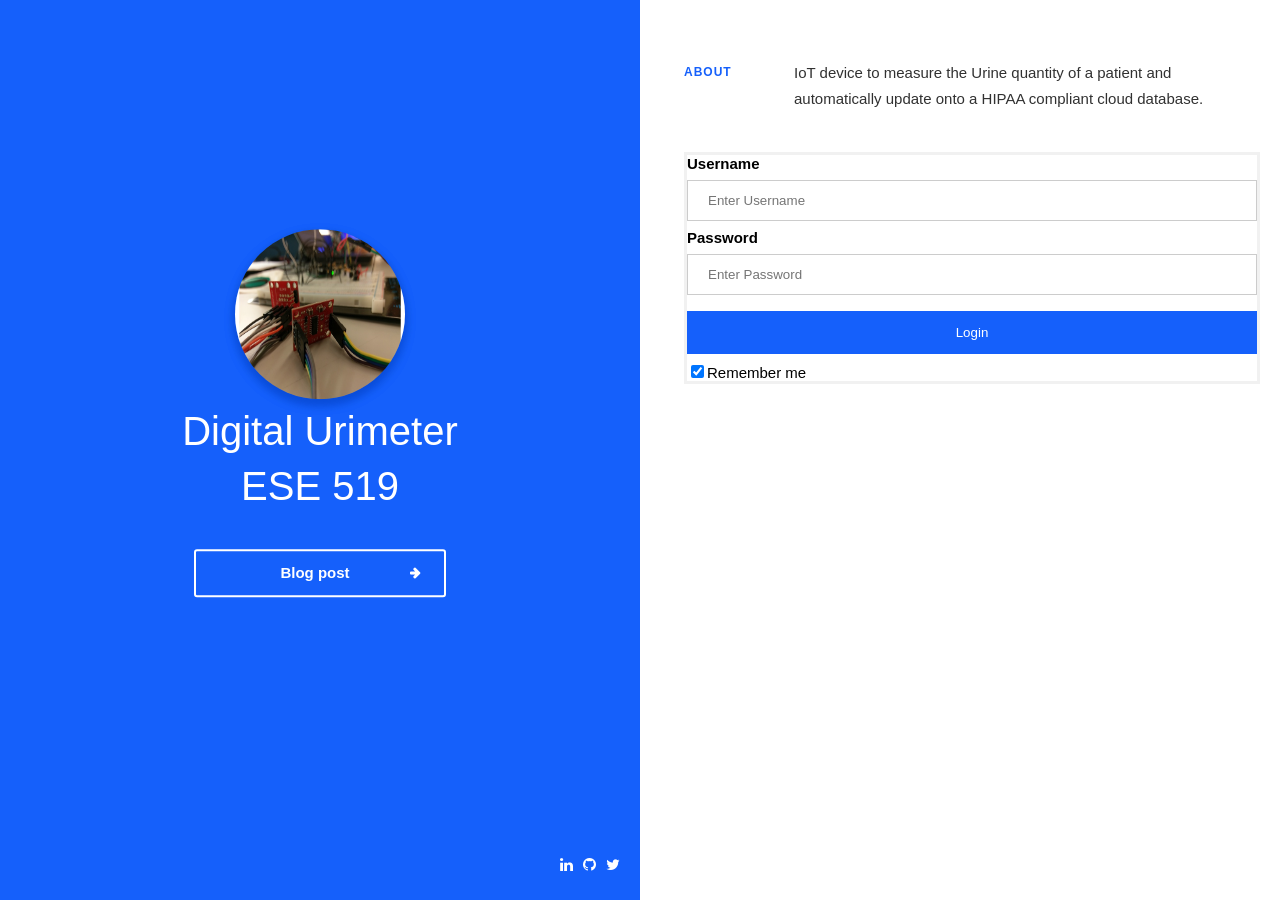
<file: static/index.html>
<!doctype html>


<html lang="en">

	<head>
		<!--<meta HTTP-EQUIV="refresh" CONTENT="15">-->
		<meta charset="utf-8">
		<meta name="viewport" content="width=device-width">
		<meta name="description" content="Digital Urimeter | Portfolio">
		<meta name="author" content="Swathi Nayak">
		
		<title>Digital Urimeter | Portfolio</title>
	  

		<link rel="stylesheet" href="css/style.css">
		<link rel="stylesheet" href="https://maxcdn.bootstrapcdn.com/font-awesome/4.5.0/css/font-awesome.min.css">
		<link rel="shortcut icon" href="favicon.ico" type="image/x-icon">
		<link rel="icon" href="/favicon.ico" type="image/x-icon"/>

	  <!--[if lt IE 9]>
	  <script src="http://html5shiv.googlecode.com/svn/trunk/html5.js"></script>
	  <![endif]-->

	</head>

	<body>

		<div class="container-info">
			<a name="top-mobile"></a>
			<div class="info-main">
				<div class="info__headshot"><img class="info__headshot-img" src="images/swathi.png"></div>
				<div class="info__elevator">
					<h1 class="info__elevator-text">
						<span style="font-weight: 40;">Digital Urimeter</span>
                    
					</h1>
					<h1 class="info__elevator-text" align= 'center' style="font-weight: 100;">ESE 519</h1>
				</div>
				<a align= 'center' href="https://devpost.com/software/digital-urimeter" class="info__button--dark">Blog post</a>
			</div>
			<div class="info-footer">
				<div class="info-footer__social">
					<a href="https://twitter.com/nayakswa" target="_blank" class="fa fa-twitter info-footer__social-icon--twitter"></a>
					<a href="https://github.com/nayak93" target="_blank" class="fa fa-github info-footer__social-icon--github"></a>
					<a href="https://www.linkedin.com/in/swathi-nayak-2b7a65a5" target="_blank" class="fa fa-linkedin info-footer__social-icon--linkedin"></a>

					
				</div>
			</div>
		</div>

		<div class="container-main">
			<a name="top-desktop"></a>
			<div class="main__container-about">

				<div class="main__tag">About</div>
				<p class="main__copy">
					IoT device to measure the Urine quantity of a patient and automatically update onto a HIPAA compliant 
					cloud database.     
				</p>
			</div>

			<div class="main__container-projects">
			
				<form action="http://localhost:5000/login" method = "POST">
				
				  <div class="container">
				    <label><b>Username</b></label>
				    <input type="text" placeholder="Enter Username" name="uname" required>
				
				    <label><b>Password</b></label>
				    <input type="password" placeholder="Enter Password" name="psw" required>
				
				    <button type="submit">Login</button>
				    <input type="checkbox" checked="checked">Remember me
				  </div>
				  </div>
				</form>

			</div>

		</div>
	</body>
</html>
</file>
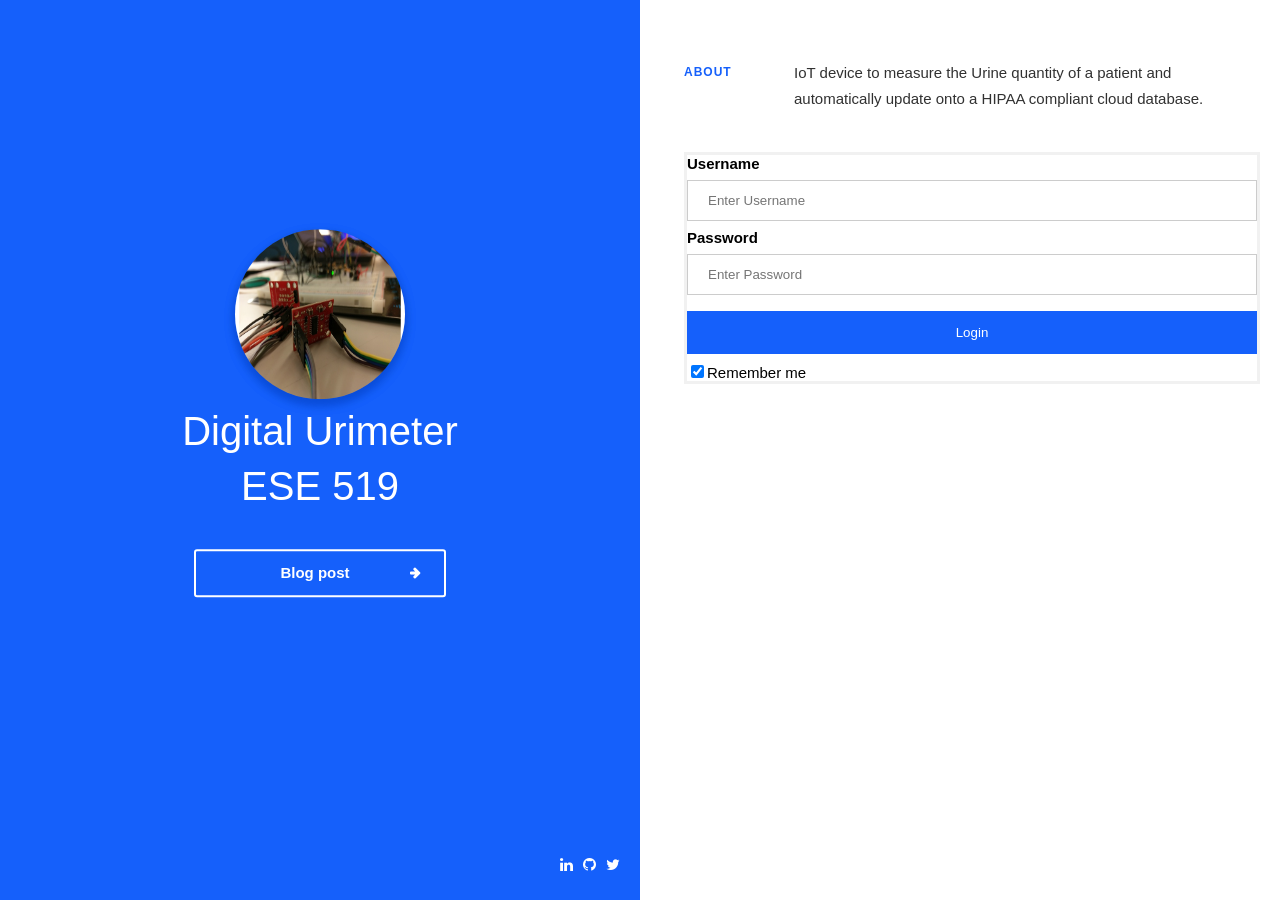
<file: Templates/index.html>
<!doctype html>


<html lang="en">

	<head>
		<!--<meta HTTP-EQUIV="refresh" CONTENT="15">-->
		<meta charset="utf-8">
		<META HTTP-EQUIV="refresh" CONTENT="10">
		<meta name="viewport" content="width=device-width">
		<meta name="description" content="Digital Urimeter | Portfolio">
		<meta name="author" content="Swathi Nayak">
		
		<title>Digital Urimeter | Portfolio</title>
	  

		<link rel="stylesheet" href="/static/css/style.css">
		<link rel="stylesheet" href="https://maxcdn.bootstrapcdn.com/font-awesome/4.5.0/css/font-awesome.min.css">
		<link rel="shortcut icon" href="/static/favicon.ico" type="image/x-icon">
		<link rel="icon" href="/static/favicon.ico" type="image/x-icon"/>

	  <!--[if lt IE 9]>
	  <script src="http://html5shiv.googlecode.com/svn/trunk/html5.js"></script>
	  <![endif]-->

	</head>

	<body>

		<div class="container-info">
			<a name="top-mobile"></a>
			<div class="info-main">
				<div class="info__headshot"><img class="info__headshot-img" src="/static/images/swathi.png"></div>
				<div class="info__elevator">
					<h1 class="info__elevator-text">
						<span style="font-weight: 40;">Digital Urimeter</span>
                    
					</h1>
					<h1 class="info__elevator-text" align= 'center' style="font-weight: 100;">ESE 519</h1>
				</div>
				<a align= 'center' href="https://devpost.com/software/digital-urimeter" class="info__button--dark">Blog post</a>
			</div>
			<div class="info-footer">
				<div class="info-footer__social">
					<a href="https://twitter.com/nayakswa" target="_blank" class="fa fa-twitter info-footer__social-icon--twitter"></a>
					<a href="https://github.com/nayak93" target="_blank" class="fa fa-github info-footer__social-icon--github"></a>
					<a href="https://www.linkedin.com/in/swathi-nayak-2b7a65a5" target="_blank" class="fa fa-linkedin info-footer__social-icon--linkedin"></a>

					
				</div>
			</div>
		</div>

		<div class="container-main">
			<a name="top-desktop"></a>
			<div class="main__container-about">

				<div class="main__tag">About</div>
				<p class="main__copy">
					IoT device to measure the Urine quantity of a patient and automatically update onto a HIPAA compliant 
					cloud database.     
				</p>
			</div>

			<div class="main__container-projects">
			
				<form action="http://localhost:5000/login" method = "POST">
				
				  <div class="container">
				    <label><b>Username</b></label>
				    <input type="text" placeholder="Enter Username" name="uname" >
				
				    <label><b>Password</b></label>
				    <input type="password" placeholder="Enter Password" name="psw" >
				
				    <button type="submit">Login</button>
				    <input type="checkbox" checked="checked">Remember me
				  </div>
				  </div>
				</form>

			</div>

		</div>
	</body>
</html>
</file>
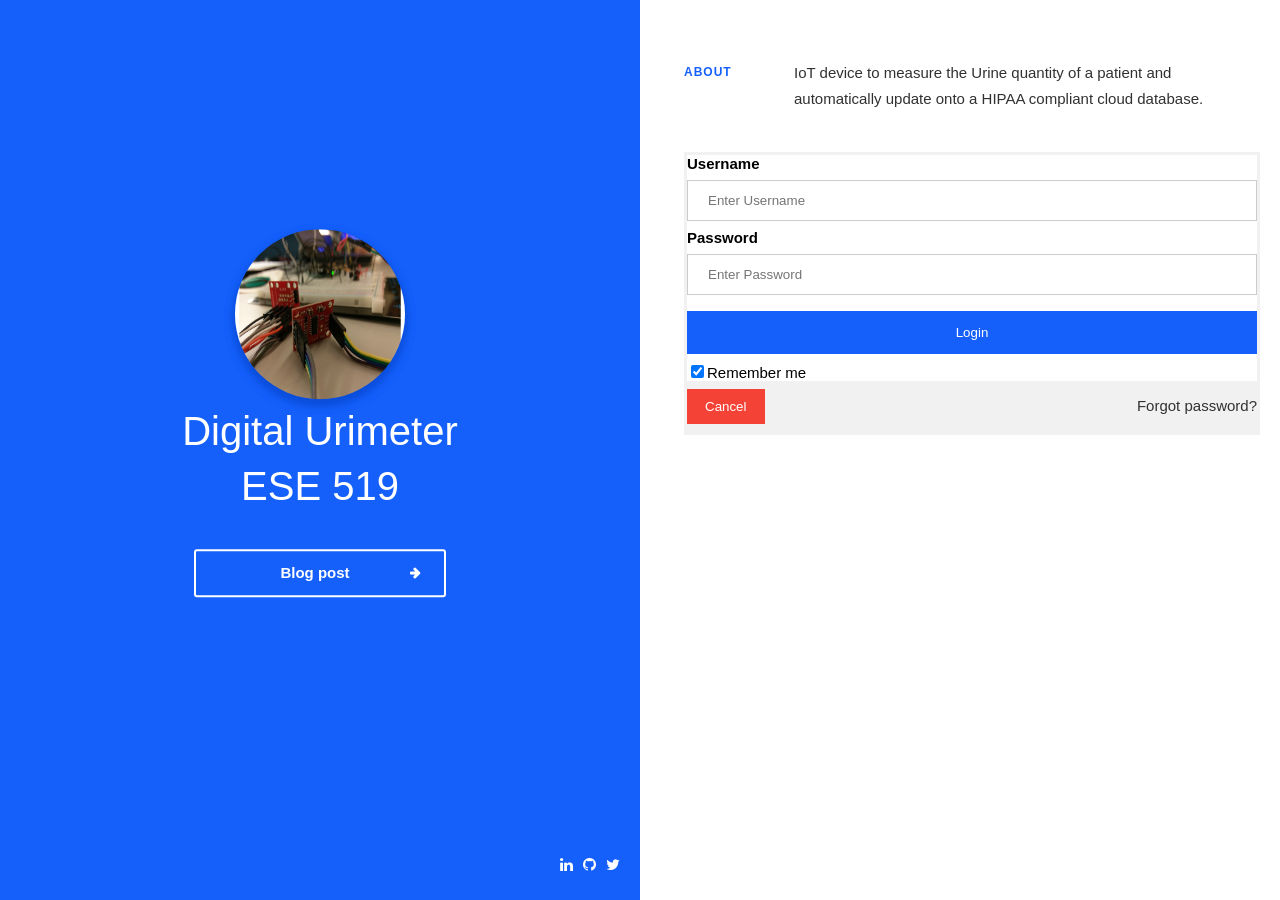
<file: PatientData/static/index.html>
<!doctype html>


<html lang="en">

	<head>
		<!--<meta HTTP-EQUIV="refresh" CONTENT="15">-->
		<meta charset="utf-8">
		<meta name="viewport" content="width=device-width">
		<meta name="description" content="Digital Urimeter | Portfolio">
		<meta name="author" content="Swathi Nayak">
		
		<title>Digital Urimeter | Portfolio</title>
	  

		<link rel="stylesheet" href="css/style.css">
		<link rel="stylesheet" href="https://maxcdn.bootstrapcdn.com/font-awesome/4.5.0/css/font-awesome.min.css">
		<link rel="shortcut icon" href="favicon.ico" type="image/x-icon">
		<link rel="icon" href="/favicon.ico" type="image/x-icon"/>

	  <!--[if lt IE 9]>
	  <script src="http://html5shiv.googlecode.com/svn/trunk/html5.js"></script>
	  <![endif]-->

	</head>

	<body>

		<div class="container-info">
			<a name="top-mobile"></a>
			<div class="info-main">
				<div class="info__headshot"><img class="info__headshot-img" src="images/swathi.png"></div>
				<div class="info__elevator">
					<h1 class="info__elevator-text">
						<span style="font-weight: 40;">Digital Urimeter</span>
                    
					</h1>
					<h1 class="info__elevator-text" align= 'center' style="font-weight: 100;">ESE 519</h1>
				</div>
				<a align= 'center' href="https://devpost.com/software/digital-urimeter" class="info__button--dark">Blog post</a>
			</div>
			<div class="info-footer">
				<div class="info-footer__social">
					<a href="https://twitter.com/nayakswa" target="_blank" class="fa fa-twitter info-footer__social-icon--twitter"></a>
					<a href="https://github.com/nayak93" target="_blank" class="fa fa-github info-footer__social-icon--github"></a>
					<a href="https://www.linkedin.com/in/swathi-nayak-2b7a65a5" target="_blank" class="fa fa-linkedin info-footer__social-icon--linkedin"></a>

					
				</div>
			</div>
		</div>

		<div class="container-main">
			<a name="top-desktop"></a>
			<div class="main__container-about">

				<div class="main__tag">About</div>
				<p class="main__copy">
					IoT device to measure the Urine quantity of a patient and automatically update onto a HIPAA compliant 
					cloud database.     
				</p>
			</div>

			<div class="main__container-projects">
			
				<form action="index.html" method="post">
				
				  <div class="container">
				    <label><b>Username</b></label>
				    <input type="text" placeholder="Enter Username" name="uname" required>
				
				    <label><b>Password</b></label>
				    <input type="password" placeholder="Enter Password" name="psw" required>
				
				    <button type="submit">Login</button>
				    <input type="checkbox" checked="checked">Remember me
				  </div>
				
				  <div class="container" style="background-color:#f1f1f1">
				    <button type="button" class="cancelbtn">Cancel</button>
				    <span class="psw" > Forgot password?</span>
				  </div>


			</div>

		</div>
	</body>
</html>
</file>
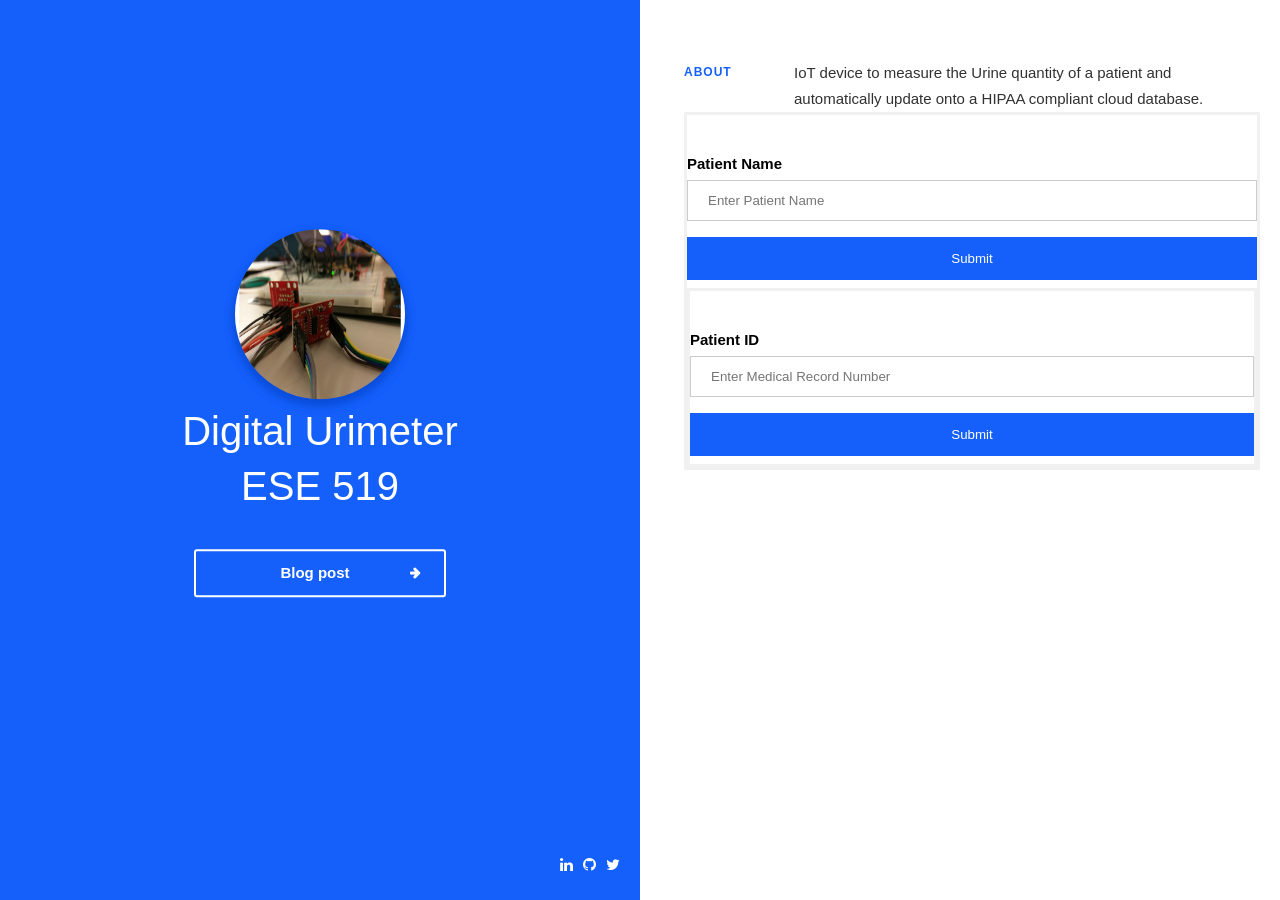
<file: PatientData/patient_data.html>
<!doctype html>


<html lang="en">

	<head>
		<!--<meta HTTP-EQUIV="refresh" CONTENT="15">-->
		<meta charset="utf-8">
		<meta name="viewport" content="width=device-width">
		<meta name="description" content="Digital Urimeter | Patient Data">
		<meta name="author" content="Swathi Nayak">
		
		<title>Digital Urimeter | Portfolio</title>
	  

		<link rel="stylesheet" href="css/style.css">
		<link rel="stylesheet" href="https://maxcdn.bootstrapcdn.com/font-awesome/4.5.0/css/font-awesome.min.css">
		<link rel="shortcut icon" href="favicon.ico" type="image/x-icon">
		<link rel="icon" href="/favicon.ico" type="image/x-icon"/>

	  <!--[if lt IE 9]>
	  <script src="http://html5shiv.googlecode.com/svn/trunk/html5.js"></script>
	  <![endif]-->

	</head>

	<body>

		<div class="container-info">
			<a name="top-mobile"></a>
			<div class="info-main">
				<div class="info__headshot"><img class="info__headshot-img" src="images/swathi.png"></div>
				<div class="info__elevator">
					<h1 class="info__elevator-text">
						<span style="font-weight: 40;">Digital Urimeter</span>
                    
					</h1>
					<h1 class="info__elevator-text" align= 'center' style="font-weight: 100;">ESE 519</h1>
				</div>
				<a align= 'center' href="https://devpost.com/software/digital-urimeter" class="info__button--dark">Blog post</a>
			</div>
			<div class="info-footer">
				<div class="info-footer__social">
					<a href="https://twitter.com/nayakswa" target="_blank" class="fa fa-twitter info-footer__social-icon--twitter"></a>
					<a href="https://github.com/nayak93" target="_blank" class="fa fa-github info-footer__social-icon--github"></a>
					<a href="https://www.linkedin.com/in/swathi-nayak-2b7a65a5" target="_blank" class="fa fa-linkedin info-footer__social-icon--linkedin"></a>

					
				</div>
			</div>
		</div>

		<div class="container-main">
			<a name="top-desktop"></a>
			<div class="main__container-about">

				<div class="main__tag">About</div>
				<p class="main__copy">
					IoT device to measure the Urine quantity of a patient and automatically update onto a HIPAA compliant 
					cloud database.     
				</p>
			</div>

		<iframe name="hiddenFrame" width="0" height="0" border="0" style="display: none;"></iframe>
			<form action="https://api.spark.io/v1/devices/35003e000647333530373233/patientName?access_token=132c2e53f3f06e059978f17bc5cf9c59c6316ea9" method = "POST" target="hiddenFrame">
			<div class="main__container-projects">
				  <div class="container">
				    <label><b>Patient Name</b></label>
				    <input type="text" placeholder="Enter Patient Name" name="pn" required>
				    <button type="submit">Submit</button>
				  </div>
			</form>
			
		<iframe name="hiddenFrame" width="0" height="0" border="0" style="display: none;"></iframe>
			<form action="https://api.spark.io/v1/devices/35003e000647333530373233/patientID?access_token=132c2e53f3f06e059978f17bc5cf9c59c6316ea9" method = "POST" target="hiddenFrame">
			<div class="main__container-projects">
				  <div class="container">
				    <label><b>Patient ID</b></label>
				    <input type="text" placeholder="Enter Medical Record Number" name="emr" required>
				    <button type="submit">Submit</button>
				  </div>
			</form>
			</div>
		</div>
	</body>
</html>
</file>
<file: static/css/style.css>
@charset "UTF-8";
/* Ultra Light */
@font-face {
  font-family: "San Francisco";
  font-weight: 100;
  src: url("https://applesocial.s3.amazonaws.com/assets/styles/fonts/sanfrancisco/sanfranciscodisplay-ultralight-webfont.woff"); }
/* Regular */
@font-face {
  font-family: "San Francisco";
  font-weight: 400;
  src: url("https://applesocial.s3.amazonaws.com/assets/styles/fonts/sanfrancisco/sanfranciscodisplay-regular-webfont.woff"); }
/* Bold */
@font-face {
  font-family: "San Francisco";
  font-weight: 700;
  src: url("https://applesocial.s3.amazonaws.com/assets/styles/fonts/sanfrancisco/sanfranciscodisplay-bold-webfont.woff"); }
html, body {
  margin: 0;
  padding: 0;
  font-family: "San Francisco", "Helvetica Neue", sans-serif;
  font-size: 15px; }

@media (min-width: 768px) {
  body {
    width: 100%; } }
    
    
    /* Bordered form */
    form {
        border: 3px solid #f1f1f1;
    }
    
    /* Full-width inputs */
    input[type=text], input[type=password] {
        width: 100%;
        padding: 12px 20px;
        margin: 8px 0;
        display: inline-block;
        border: 1px solid #ccc;
        box-sizing: border-box;
    }
    
    /* Set a style for all buttons */
    button {
        background-color: #1560FB;
        color: white;
        padding: 14px 20px;
        margin: 8px 0;
        border: none;
        cursor: pointer;
        width: 100%;
    }
    
    /* Extra style for the cancel button (red) */
    .cancelbtn {
        width: auto;
        padding: 10px 18px;
        background-color: #f44336;
    }
    
    /* Center the avatar image inside this container */
    .imgcontainer {
        text-align: center;
        margin: 24px 0 12px 0;
    }
    
    /* Avatar image */
    img.avatar {
        width: 20%;
        height:20%;
        border-radius: 100%;
    }
    
    /* Add padding to containers *
    .container {
        padding: 16px;
    }
    
    /* The "Forgot password" text */
    span.psw {
        float: right;
        padding-top: 16px;
        color: #313131;
    }
    
    /* Change styles for span and cancel button on extra small screens */
    @media screen and (max-width: 300px) {
        span.psw {
            display: block;
            float: none;
        }
        .cancelbtn {
            width: 100%;
        }
    }

p {
  margin: 0;
  color: #313131;
  font-weight: 400;
  word-wrap: break-word; }

a {
  transition: border 0.1s linear, color 0.1s linear, background-color 0.1s linear;
  -webkit-transition: border 0.1s linear, color 0.1s linear, background-color 0.1s linear;
  color: #FFFFFF;;
  background-color: transparent;
  text-decoration: none;
  white-space: nowrap; }

h1 {
  font-size: 28px;
  font-weight: 700; }

h2 {
  font-size: 18px;
  font-weight: 700; }

#tag, .info__tag, .main__tag {
  margin: 0 0 20px 0;
  font-size: 12px;
  font-weight: 600;
  letter-spacing: 1px;
  text-transform: uppercase; }
  @media (min-width: 1024px) {
    #tag, .info__tag, .main__tag {
      margin: 5px 30px 0 0; } }

#fadeUp-animation, .info-footer__kitchener, .info-footer__social-icon, .info-footer__social-icon--dribbble, .info-footer__social-icon--linkedin, .info-footer__social-icon--instagram, .info-footer__social-icon--github, .info-footer__social-icon--twitter, .main__container-about, .main__container-projects, .main__container-clients, .main__container-experience, .main__container-resume, .main__resume {
  opacity: 0;
  animation: fadeUp ease-in 1;
  animation-fill-mode: forwards;
  animation-duration: 0.5s; }

#grow {
  -ms-transform: scale(1.2, 1.2);
  -webkit-transform: scale(1.2, 1.2);
  transform: scale(1.2, 1.2); }

/* Wobble Horizontal */
@-webkit-keyframes hvr-wobble-horizontal {
  16.65% {
    -webkit-transform: translateX(8px);
    transform: translateX(8px); }
  33.3% {
    -webkit-transform: translateX(-6px);
    transform: translateX(-6px); }
  49.95% {
    -webkit-transform: translateX(4px);
    transform: translateX(4px); }
  66.6% {
    -webkit-transform: translateX(-2px);
    transform: translateX(-2px); }
  83.25% {
    -webkit-transform: translateX(1px);
    transform: translateX(1px); }
  100% {
    -webkit-transform: translateX(0);
    transform: translateX(0); } }
@keyframes hvr-wobble-horizontal {
  16.65% {
    -webkit-transform: translateX(8px);
    transform: translateX(8px); }
  33.3% {
    -webkit-transform: translateX(-6px);
    transform: translateX(-6px); }
  49.95% {
    -webkit-transform: translateX(4px);
    transform: translateX(4px); }
  66.6% {
    -webkit-transform: translateX(-2px);
    transform: translateX(-2px); }
  83.25% {
    -webkit-transform: translateX(1px);
    transform: translateX(1px); }
  100% {
    -webkit-transform: translateX(0);
    transform: translateX(0); } }
.wobble, .main__project-title:after, .main__resume:after {
  display: inline-block;
  vertical-align: middle;
  -webkit-transform: translateZ(0);
  transform: translateZ(0);
  box-shadow: 0 0 1px transparent;
  -webkit-backface-visibility: hidden;
  backface-visibility: hidden;
  -moz-osx-font-smoothing: grayscale; }
  .wobble:hover, .main__project-title:hover:after, .main__resume:hover:after, .wobble:focus, .main__project-title:focus:after, .main__resume:focus:after, .wobble:active, .main__project-title:active:after, .main__resume:active:after {
    -webkit-animation-name: hvr-wobble-horizontal;
    animation-name: hvr-wobble-horizontal;
    -webkit-animation-duration: 1s;
    animation-duration: 1s;
    -webkit-animation-timing-function: ease-in-out;
    animation-timing-function: ease-in-out;
    -webkit-animation-iteration-count: 1;
    animation-iteration-count: 1; }

/* Fade In Animation */
@-webkit-keyframes fadeUp {
  0% {
    -webkit-transform: translateY(20px);
    transform: translateY(20px);
    opacity: 0; }
  100% {
    -webkit-transform: translateY(0);
    transform: translateY(0);
    opacity: 1; } }
@keyframes fadeUp {
  0% {
    -webkit-transform: translateY(20px);
    transform: translateY(20px);
    opacity: 0; }
  100% {
    -webkit-transform: translateY(0);
    transform: translateY(0);
    opacity: 1; } }
/* Fade In Animation */
@-webkit-keyframes fadeIn {
  0% {
    opacity: 0; }
  100% {
    opacity: 1; } }
@keyframes fadeIn {
  0% {
    opacity: 0; }
  100% {
    opacity: 1; } }
@keyframes animStar {
  from {
    transform: translateY(0px); }
  to {
    transform: translateY(-2000px); } }
.opl {
  position: relative;
  top: 20px;
  left: 0px;
  z-index: 99999;
  transition: 0.3s opacity ease; }
  .opl:hover {
    opacity: 0.8; }

.opl a {
  width: 73px;
  height: 56px;
  text-indent: -9999px;
  display: block;
  background: url("https://s3.amazonaws.com/onepagelove/one-page-love-award-left.png") no-repeat; }

.container-info {
  display: inline-block;
  position: relative;
  width: 100%;
  min-height: 490px;
  background-color: #1560FB; }
  @media (min-width: 768px) {
    .container-info {
      float: left;
      position: fixed;
      left: 0;
      top: 0;
      height: 100%;
      width: 50%; } }

.container-main {
  display: inline-block;
  padding: 20px; }
  @media (min-width: 768px) {
    .container-main {
      float: right;
      position: fixed;
      top: 0;
      right: 0;
      height: 100%;
      width: 45%;
      overflow-y: scroll;
      -webkit-overflow-scrolling: touch;
      overflow-x: hidden; } }

.info-main {
  opacity: 0;
  width: 100%;
  animation: fadeIn ease-in 1;
  animation-fill-mode: forwards;
  animation-duration: 0.3s;
  animation-delay: 0.3s; 
  margin-top: 10%;}
  @media (min-width: 768px) {
    .info-main {
      margin: 0;
      position: relative;
      top: 50%;
      transform: translateY(-60%); } }
.info__headshot, .info__headshot-img {
  display: block;
  margin: auto;
  width: 170px;
  height: 170px;
  border-radius: 200px;
  box-shadow: 0 5px 10px #0A4DD9; }
.info__tag {
  display: block;
  margin: 30px auto auto auto;
  opacity: 0.6;
  color: white;
  text-align: center; }
.info__elevator-text {
  display: block;
  margin: 10px auto auto auto;
  padding: 0 20px;
  max-width: 460px;
  color: white;
  font-size: 22px;
  text-align: center; }
  @media (min-width: 420px) {
    .info__elevator-text {
      font-size: 28px; } }
  @media (min-width: 1024px) {
    .info__elevator-text {
      max-width: 550px;
      padding: 0 40px;
      font-size: 40px; } }
  .info__elevator-text-link {
    padding: 0 4px 2px 4px;
    color: white;
    border-bottom: 2px solid #A3C0FC;
    text-decoration: none;
    word-wrap: break-word;
    white-space: initial;
    transition: background-color 0.3s, border-color 0.3s; }
    .info__elevator-text-link:hover {
      background-color: #0A4DD9;
      border-color: #A3C0FC; }
.info__button, .info__button--dark {
  display: block;
  position: relative;
  width: 200px;
  margin: 30px auto auto auto;
  padding: 11px 24px;
  color: #1560FB;
  background: white;
  border-color: #1560FB;
  border-radius: 3px;
  border-style: solid;
  border-width: 2px;
  font-weight: 700;
  line-height: 22px;
  text-decoration: none; }
  .info__button:after, .info__button--dark:after {
    float: right;
    content: "";
    font-family: "FontAwesome";
    font-size: 12px; }
  .info__button:hover, .info__button--dark:hover {
    color: white;
    background-color: #1560FB; }
  @media (min-width: 768px) {
    .info__button, .info__button--dark {
      margin: 40px auto auto auto; } }
  .info__button--dark {
    color: white;
    background: #1560FB;
    border-color: white; }
    .info__button--dark:hover {
      color: #1560FB;
      background-color: white; }
    @media (min-width: 768px) {
      .info__button--dark {
        margin: 40px auto auto auto; } }
.info-footer__kitchener {
  animation-delay: 1.2s;
  position: absolute;
  left: 20px;
  bottom: 20px;
  height: 27px; }
  @media (max-width: 768px) {
    .info-footer__kitchener {
      animation-delay: 0.6s; } }
  .info-footer__kitchener-img {
    float: left; }
  .info-footer__kitchener-text {
    float: left;
    margin: 0 0 0 10px;
    padding-top: 7px;
    font-size: 12px;
    color: white;
    transition: 0.3s opacity ease;
    opacity: 0.6; }
    .info-footer__kitchener-text:hover {
      opacity: 1; }
.info-footer__social {
  position: absolute;
  right: 20px;
  bottom: 20px;
  height: 27px; }
  .info-footer__social-icon, .info-footer__social-icon--dribbble, .info-footer__social-icon--linkedin, .info-footer__social-icon--instagram, .info-footer__social-icon--github, .info-footer__social-icon--twitter {
    float: right;
    margin-left: 10px;
    padding-top: 4px;
    color: white;
    text-decoration: none;
    float: right;
    transition: 0.3s color ease; }
    .info-footer__social-icon:hover, .info-footer__social-icon--dribbble:hover, .info-footer__social-icon--linkedin:hover, .info-footer__social-icon--instagram:hover, .info-footer__social-icon--github:hover, .info-footer__social-icon--twitter:hover {
      color: #A3C0FC; }
    .info-footer__social-icon--dribbble {
      animation-delay: 1.2s; }
      @media (max-width: 768px) {
        .info-footer__social-icon--dribbble {
          animation-delay: 0.6s; } }
    .info-footer__social-icon--linkedin {
      animation-delay: 1.4s; }
      @media (max-width: 768px) {
        .info-footer__social-icon--linkedin {
          animation-delay: 0.8s; } }
    .info-footer__social-icon--instagram {
      animation-delay: 1.6s; }
      @media (max-width: 768px) {
        .info-footer__social-icon--instagram {
          animation-delay: 1s; } }
    .info-footer__social-icon--github {
      animation-delay: 1.8s; }
      @media (max-width: 768px) {
        .info-footer__social-icon--github {
          animation-delay: 1.2s; } }
    .info-footer__social-icon--twitter {
      animation-delay: 2s; }
      @media (max-width: 768px) {
        .info-footer__social-icon--twitter {
          animation-delay: 1.4s; } }

.main__container, .main__container-about, .main__container-projects, .main__container-clients, .main__container-experience, .main__container-resume {
  clear: both;
  display: block;
  margin: 40px 0 0 0;
  overflow: auto; }
  .main__container-about {
    animation-delay: 0.6s; }
    @media (max-width: 768px) {
      .main__container-about {
        animation-delay: 1s; } }
  .main__container-projects {
    animation-delay: 0.8s; }
    @media (max-width: 768px) {
      .main__container-projects {
        animation-delay: 1.2s; } }
  .main__container-clients {
    animation-delay: 1s; }
    @media (max-width: 768px) {
      .main__container-clients {
        animation-delay: 1.4s; } }
  .main__container-experience {
    animation-delay: 1.2s; }
    @media (max-width: 768px) {
      .main__container-experience {
        animation-delay: 1.6s; } }
  .main__container-resume {
    margin-bottom: 40px;
    animation-delay: 1.4s; }
    @media (max-width: 768px) {
      .main__container-resume {
        animation-delay: 1.8s; } }
    @media (min-width: 768px) {
      .main__container-resume {
        margin-bottom: 80px; } }
.main__tag {
  color: #1560FB; }
  @media (min-width: 1024px) {
    .main__tag {
      clear: both;
      float: left;
      width: 80px;
      margin-right: 30px; } }
.main__copy {
  line-height: 26px; }
  @media (min-width: 1024px) {
    .main__copy {
      float: left;
      width: 75%;
      max-width: 500px; } }
  .main__copy a {
    padding: 0 4px 2px 4px;
    border-bottom: 2px solid #A3C0FC;
    font-weight: 400;
    transition: background-color 0.3s, border-color 0.3s; }
    .main__copy a:hover {
      background-color: #E9F0FF;
      border-color: #1560FB; }
.main__project, .main__project--first {
  margin-bottom: 20px;
  width: 75%; }
  @media (min-width: 1024px) {
    .main__project, .main__project--first {
      float: left;
      max-width: 500px;
      margin-left: 110px; } }
  .main__project:last-child, .main__project--first:last-child {
    margin-bottom: 0; }
  .main__project--first {
    margin-left: 0; }
  .main__project-title, .main__resume {
    margin: 20px 0 10px 0;
    transition: 0.3s opacity ease; }
    .main__resume:hover {
      opacity: 0.6; }
    .main__resume:after {
      position: relative;
      bottom: 0.2ex;
      margin-left: 20px;
      content: "";
      color: #1560FB;
      font-family: "FontAwesome";
      font-size: 12px; }
    .main__project-title:first-child, .main__resume:first-child {
      margin-top: 3px; }
  .main__project-description {
    margin: 0;
    line-height: 26px; }
.main__list {
  clear: both;
  padding: 0;
  list-style-type: none; }
  @media (min-width: 1024px) {
    .main__list {
      float: left;
      margin: 20px 0 0 110px; } }
  .main__list-item {
    margin-bottom: 10px;
    font-weight: 700; }
    .main__list-item:before {
      position: relative;
      bottom: 0.2ex;
      margin-right: 20px;
      content: "";
      color: #1560FB;
      font-family: "FontAwesome";
      font-size: 8px; }
.main__experience {
  margin-bottom: 20px;
  height: 40px; }
  @media (min-width: 1024px) {
    .main__experience {
      max-width: 500px;
      margin-left: 110px; }
      .main__experience:first-of-type {
        margin-top: 3px; } }
  .main__experience-year {
    float: right;
    font-weight: 700;
    line-height: 26px; }
  .main__experience-info {
    float: left; }
    .main__experience-info-company {
      display: block;
      font-weight: 700;
      line-height: 26px; }
    .main__experience-info-position {
      display: block; }
.main__resume {
  margin: 0; }
  .main__resume a {
    transition: 0.3s opacity ease; }
  @media (min-width: 1024px) {
    .main__resume {
      margin-left: 110px; } }
  .main__resume:hover a {
    opacity: 0.6; }

/*# sourceMappingURL=style.css.map */
</file>
<file: PatientData/static/css/style.css>
@charset "UTF-8";
/* Ultra Light */
@font-face {
  font-family: "San Francisco";
  font-weight: 100;
  src: url("https://applesocial.s3.amazonaws.com/assets/styles/fonts/sanfrancisco/sanfranciscodisplay-ultralight-webfont.woff"); }
/* Regular */
@font-face {
  font-family: "San Francisco";
  font-weight: 400;
  src: url("https://applesocial.s3.amazonaws.com/assets/styles/fonts/sanfrancisco/sanfranciscodisplay-regular-webfont.woff"); }
/* Bold */
@font-face {
  font-family: "San Francisco";
  font-weight: 700;
  src: url("https://applesocial.s3.amazonaws.com/assets/styles/fonts/sanfrancisco/sanfranciscodisplay-bold-webfont.woff"); }
html, body {
  margin: 0;
  padding: 0;
  font-family: "San Francisco", "Helvetica Neue", sans-serif;
  font-size: 15px; }

@media (min-width: 768px) {
  body {
    width: 100%; } }
    
    
    /* Bordered form */
    form {
        border: 3px solid #f1f1f1;
    }
    
    /* Full-width inputs */
    input[type=text], input[type=password] {
        width: 100%;
        padding: 12px 20px;
        margin: 8px 0;
        display: inline-block;
        border: 1px solid #ccc;
        box-sizing: border-box;
    }
    
    /* Set a style for all buttons */
    button {
        background-color: #1560FB;
        color: white;
        padding: 14px 20px;
        margin: 8px 0;
        border: none;
        cursor: pointer;
        width: 100%;
    }
    
    /* Extra style for the cancel button (red) */
    .cancelbtn {
        width: auto;
        padding: 10px 18px;
        background-color: #f44336;
    }
    
    /* Center the avatar image inside this container */
    .imgcontainer {
        text-align: center;
        margin: 24px 0 12px 0;
    }
    
    /* Avatar image */
    img.avatar {
        width: 20%;
        height:20%;
        border-radius: 100%;
    }
    
    /* Add padding to containers *
    .container {
        padding: 16px;
    }
    
    /* The "Forgot password" text */
    span.psw {
        float: right;
        padding-top: 16px;
        color: #313131;
    }
    
    /* Change styles for span and cancel button on extra small screens */
    @media screen and (max-width: 300px) {
        span.psw {
            display: block;
            float: none;
        }
        .cancelbtn {
            width: 100%;
        }
    }

p {
  margin: 0;
  color: #313131;
  font-weight: 400;
  word-wrap: break-word; }

a {
  transition: border 0.1s linear, color 0.1s linear, background-color 0.1s linear;
  -webkit-transition: border 0.1s linear, color 0.1s linear, background-color 0.1s linear;
  color: #FFFFFF;;
  background-color: transparent;
  text-decoration: none;
  white-space: nowrap; }

h1 {
  font-size: 28px;
  font-weight: 700; }

h2 {
  font-size: 18px;
  font-weight: 700; }

#tag, .info__tag, .main__tag {
  margin: 0 0 20px 0;
  font-size: 12px;
  font-weight: 600;
  letter-spacing: 1px;
  text-transform: uppercase; }
  @media (min-width: 1024px) {
    #tag, .info__tag, .main__tag {
      margin: 5px 30px 0 0; } }

#fadeUp-animation, .info-footer__kitchener, .info-footer__social-icon, .info-footer__social-icon--dribbble, .info-footer__social-icon--linkedin, .info-footer__social-icon--instagram, .info-footer__social-icon--github, .info-footer__social-icon--twitter, .main__container-about, .main__container-projects, .main__container-clients, .main__container-experience, .main__container-resume, .main__resume {
  opacity: 0;
  animation: fadeUp ease-in 1;
  animation-fill-mode: forwards;
  animation-duration: 0.5s; }

#grow {
  -ms-transform: scale(1.2, 1.2);
  -webkit-transform: scale(1.2, 1.2);
  transform: scale(1.2, 1.2); }

/* Wobble Horizontal */
@-webkit-keyframes hvr-wobble-horizontal {
  16.65% {
    -webkit-transform: translateX(8px);
    transform: translateX(8px); }
  33.3% {
    -webkit-transform: translateX(-6px);
    transform: translateX(-6px); }
  49.95% {
    -webkit-transform: translateX(4px);
    transform: translateX(4px); }
  66.6% {
    -webkit-transform: translateX(-2px);
    transform: translateX(-2px); }
  83.25% {
    -webkit-transform: translateX(1px);
    transform: translateX(1px); }
  100% {
    -webkit-transform: translateX(0);
    transform: translateX(0); } }
@keyframes hvr-wobble-horizontal {
  16.65% {
    -webkit-transform: translateX(8px);
    transform: translateX(8px); }
  33.3% {
    -webkit-transform: translateX(-6px);
    transform: translateX(-6px); }
  49.95% {
    -webkit-transform: translateX(4px);
    transform: translateX(4px); }
  66.6% {
    -webkit-transform: translateX(-2px);
    transform: translateX(-2px); }
  83.25% {
    -webkit-transform: translateX(1px);
    transform: translateX(1px); }
  100% {
    -webkit-transform: translateX(0);
    transform: translateX(0); } }
.wobble, .main__project-title:after, .main__resume:after {
  display: inline-block;
  vertical-align: middle;
  -webkit-transform: translateZ(0);
  transform: translateZ(0);
  box-shadow: 0 0 1px transparent;
  -webkit-backface-visibility: hidden;
  backface-visibility: hidden;
  -moz-osx-font-smoothing: grayscale; }
  .wobble:hover, .main__project-title:hover:after, .main__resume:hover:after, .wobble:focus, .main__project-title:focus:after, .main__resume:focus:after, .wobble:active, .main__project-title:active:after, .main__resume:active:after {
    -webkit-animation-name: hvr-wobble-horizontal;
    animation-name: hvr-wobble-horizontal;
    -webkit-animation-duration: 1s;
    animation-duration: 1s;
    -webkit-animation-timing-function: ease-in-out;
    animation-timing-function: ease-in-out;
    -webkit-animation-iteration-count: 1;
    animation-iteration-count: 1; }

/* Fade In Animation */
@-webkit-keyframes fadeUp {
  0% {
    -webkit-transform: translateY(20px);
    transform: translateY(20px);
    opacity: 0; }
  100% {
    -webkit-transform: translateY(0);
    transform: translateY(0);
    opacity: 1; } }
@keyframes fadeUp {
  0% {
    -webkit-transform: translateY(20px);
    transform: translateY(20px);
    opacity: 0; }
  100% {
    -webkit-transform: translateY(0);
    transform: translateY(0);
    opacity: 1; } }
/* Fade In Animation */
@-webkit-keyframes fadeIn {
  0% {
    opacity: 0; }
  100% {
    opacity: 1; } }
@keyframes fadeIn {
  0% {
    opacity: 0; }
  100% {
    opacity: 1; } }
@keyframes animStar {
  from {
    transform: translateY(0px); }
  to {
    transform: translateY(-2000px); } }
.opl {
  position: relative;
  top: 20px;
  left: 0px;
  z-index: 99999;
  transition: 0.3s opacity ease; }
  .opl:hover {
    opacity: 0.8; }

.opl a {
  width: 73px;
  height: 56px;
  text-indent: -9999px;
  display: block;
  background: url("https://s3.amazonaws.com/onepagelove/one-page-love-award-left.png") no-repeat; }

.container-info {
  display: inline-block;
  position: relative;
  width: 100%;
  min-height: 490px;
  background-color: #1560FB; }
  @media (min-width: 768px) {
    .container-info {
      float: left;
      position: fixed;
      left: 0;
      top: 0;
      height: 100%;
      width: 50%; } }

.container-main {
  display: inline-block;
  padding: 20px; }
  @media (min-width: 768px) {
    .container-main {
      float: right;
      position: fixed;
      top: 0;
      right: 0;
      height: 100%;
      width: 45%;
      overflow-y: scroll;
      -webkit-overflow-scrolling: touch;
      overflow-x: hidden; } }

.info-main {
  opacity: 0;
  width: 100%;
  animation: fadeIn ease-in 1;
  animation-fill-mode: forwards;
  animation-duration: 0.3s;
  animation-delay: 0.3s; 
  margin-top: 10%;}
  @media (min-width: 768px) {
    .info-main {
      margin: 0;
      position: relative;
      top: 50%;
      transform: translateY(-60%); } }
.info__headshot, .info__headshot-img {
  display: block;
  margin: auto;
  width: 170px;
  height: 170px;
  border-radius: 200px;
  box-shadow: 0 5px 10px #0A4DD9; }
.info__tag {
  display: block;
  margin: 30px auto auto auto;
  opacity: 0.6;
  color: white;
  text-align: center; }
.info__elevator-text {
  display: block;
  margin: 10px auto auto auto;
  padding: 0 20px;
  max-width: 460px;
  color: white;
  font-size: 22px;
  text-align: center; }
  @media (min-width: 420px) {
    .info__elevator-text {
      font-size: 28px; } }
  @media (min-width: 1024px) {
    .info__elevator-text {
      max-width: 550px;
      padding: 0 40px;
      font-size: 40px; } }
  .info__elevator-text-link {
    padding: 0 4px 2px 4px;
    color: white;
    border-bottom: 2px solid #A3C0FC;
    text-decoration: none;
    word-wrap: break-word;
    white-space: initial;
    transition: background-color 0.3s, border-color 0.3s; }
    .info__elevator-text-link:hover {
      background-color: #0A4DD9;
      border-color: #A3C0FC; }
.info__button, .info__button--dark {
  display: block;
  position: relative;
  width: 200px;
  margin: 30px auto auto auto;
  padding: 11px 24px;
  color: #1560FB;
  background: white;
  border-color: #1560FB;
  border-radius: 3px;
  border-style: solid;
  border-width: 2px;
  font-weight: 700;
  line-height: 22px;
  text-decoration: none; }
  .info__button:after, .info__button--dark:after {
    float: right;
    content: "";
    font-family: "FontAwesome";
    font-size: 12px; }
  .info__button:hover, .info__button--dark:hover {
    color: white;
    background-color: #1560FB; }
  @media (min-width: 768px) {
    .info__button, .info__button--dark {
      margin: 40px auto auto auto; } }
  .info__button--dark {
    color: white;
    background: #1560FB;
    border-color: white; }
    .info__button--dark:hover {
      color: #1560FB;
      background-color: white; }
    @media (min-width: 768px) {
      .info__button--dark {
        margin: 40px auto auto auto; } }
.info-footer__kitchener {
  animation-delay: 1.2s;
  position: absolute;
  left: 20px;
  bottom: 20px;
  height: 27px; }
  @media (max-width: 768px) {
    .info-footer__kitchener {
      animation-delay: 0.6s; } }
  .info-footer__kitchener-img {
    float: left; }
  .info-footer__kitchener-text {
    float: left;
    margin: 0 0 0 10px;
    padding-top: 7px;
    font-size: 12px;
    color: white;
    transition: 0.3s opacity ease;
    opacity: 0.6; }
    .info-footer__kitchener-text:hover {
      opacity: 1; }
.info-footer__social {
  position: absolute;
  right: 20px;
  bottom: 20px;
  height: 27px; }
  .info-footer__social-icon, .info-footer__social-icon--dribbble, .info-footer__social-icon--linkedin, .info-footer__social-icon--instagram, .info-footer__social-icon--github, .info-footer__social-icon--twitter {
    float: right;
    margin-left: 10px;
    padding-top: 4px;
    color: white;
    text-decoration: none;
    float: right;
    transition: 0.3s color ease; }
    .info-footer__social-icon:hover, .info-footer__social-icon--dribbble:hover, .info-footer__social-icon--linkedin:hover, .info-footer__social-icon--instagram:hover, .info-footer__social-icon--github:hover, .info-footer__social-icon--twitter:hover {
      color: #A3C0FC; }
    .info-footer__social-icon--dribbble {
      animation-delay: 1.2s; }
      @media (max-width: 768px) {
        .info-footer__social-icon--dribbble {
          animation-delay: 0.6s; } }
    .info-footer__social-icon--linkedin {
      animation-delay: 1.4s; }
      @media (max-width: 768px) {
        .info-footer__social-icon--linkedin {
          animation-delay: 0.8s; } }
    .info-footer__social-icon--instagram {
      animation-delay: 1.6s; }
      @media (max-width: 768px) {
        .info-footer__social-icon--instagram {
          animation-delay: 1s; } }
    .info-footer__social-icon--github {
      animation-delay: 1.8s; }
      @media (max-width: 768px) {
        .info-footer__social-icon--github {
          animation-delay: 1.2s; } }
    .info-footer__social-icon--twitter {
      animation-delay: 2s; }
      @media (max-width: 768px) {
        .info-footer__social-icon--twitter {
          animation-delay: 1.4s; } }

.main__container, .main__container-about, .main__container-projects, .main__container-clients, .main__container-experience, .main__container-resume {
  clear: both;
  display: block;
  margin: 40px 0 0 0;
  overflow: auto; }
  .main__container-about {
    animation-delay: 0.6s; }
    @media (max-width: 768px) {
      .main__container-about {
        animation-delay: 1s; } }
  .main__container-projects {
    animation-delay: 0.8s; }
    @media (max-width: 768px) {
      .main__container-projects {
        animation-delay: 1.2s; } }
  .main__container-clients {
    animation-delay: 1s; }
    @media (max-width: 768px) {
      .main__container-clients {
        animation-delay: 1.4s; } }
  .main__container-experience {
    animation-delay: 1.2s; }
    @media (max-width: 768px) {
      .main__container-experience {
        animation-delay: 1.6s; } }
  .main__container-resume {
    margin-bottom: 40px;
    animation-delay: 1.4s; }
    @media (max-width: 768px) {
      .main__container-resume {
        animation-delay: 1.8s; } }
    @media (min-width: 768px) {
      .main__container-resume {
        margin-bottom: 80px; } }
.main__tag {
  color: #1560FB; }
  @media (min-width: 1024px) {
    .main__tag {
      clear: both;
      float: left;
      width: 80px;
      margin-right: 30px; } }
.main__copy {
  line-height: 26px; }
  @media (min-width: 1024px) {
    .main__copy {
      float: left;
      width: 75%;
      max-width: 500px; } }
  .main__copy a {
    padding: 0 4px 2px 4px;
    border-bottom: 2px solid #A3C0FC;
    font-weight: 400;
    transition: background-color 0.3s, border-color 0.3s; }
    .main__copy a:hover {
      background-color: #E9F0FF;
      border-color: #1560FB; }
.main__project, .main__project--first {
  margin-bottom: 20px;
  width: 75%; }
  @media (min-width: 1024px) {
    .main__project, .main__project--first {
      float: left;
      max-width: 500px;
      margin-left: 110px; } }
  .main__project:last-child, .main__project--first:last-child {
    margin-bottom: 0; }
  .main__project--first {
    margin-left: 0; }
  .main__project-title, .main__resume {
    margin: 20px 0 10px 0;
    transition: 0.3s opacity ease; }
    .main__resume:hover {
      opacity: 0.6; }
    .main__resume:after {
      position: relative;
      bottom: 0.2ex;
      margin-left: 20px;
      content: "";
      color: #1560FB;
      font-family: "FontAwesome";
      font-size: 12px; }
    .main__project-title:first-child, .main__resume:first-child {
      margin-top: 3px; }
  .main__project-description {
    margin: 0;
    line-height: 26px; }
.main__list {
  clear: both;
  padding: 0;
  list-style-type: none; }
  @media (min-width: 1024px) {
    .main__list {
      float: left;
      margin: 20px 0 0 110px; } }
  .main__list-item {
    margin-bottom: 10px;
    font-weight: 700; }
    .main__list-item:before {
      position: relative;
      bottom: 0.2ex;
      margin-right: 20px;
      content: "";
      color: #1560FB;
      font-family: "FontAwesome";
      font-size: 8px; }
.main__experience {
  margin-bottom: 20px;
  height: 40px; }
  @media (min-width: 1024px) {
    .main__experience {
      max-width: 500px;
      margin-left: 110px; }
      .main__experience:first-of-type {
        margin-top: 3px; } }
  .main__experience-year {
    float: right;
    font-weight: 700;
    line-height: 26px; }
  .main__experience-info {
    float: left; }
    .main__experience-info-company {
      display: block;
      font-weight: 700;
      line-height: 26px; }
    .main__experience-info-position {
      display: block; }
.main__resume {
  margin: 0; }
  .main__resume a {
    transition: 0.3s opacity ease; }
  @media (min-width: 1024px) {
    .main__resume {
      margin-left: 110px; } }
  .main__resume:hover a {
    opacity: 0.6; }

/*# sourceMappingURL=style.css.map */
</file>
<file: PatientData/css/style.css>
@charset "UTF-8";
/* Ultra Light */
@font-face {
  font-family: "San Francisco";
  font-weight: 100;
  src: url("https://applesocial.s3.amazonaws.com/assets/styles/fonts/sanfrancisco/sanfranciscodisplay-ultralight-webfont.woff"); }
/* Regular */
@font-face {
  font-family: "San Francisco";
  font-weight: 400;
  src: url("https://applesocial.s3.amazonaws.com/assets/styles/fonts/sanfrancisco/sanfranciscodisplay-regular-webfont.woff"); }
/* Bold */
@font-face {
  font-family: "San Francisco";
  font-weight: 700;
  src: url("https://applesocial.s3.amazonaws.com/assets/styles/fonts/sanfrancisco/sanfranciscodisplay-bold-webfont.woff"); }
html, body {
  margin: 0;
  padding: 0;
  font-family: "San Francisco", "Helvetica Neue", sans-serif;
  font-size: 15px; }

@media (min-width: 768px) {
  body {
    width: 100%; } }
    
    
    /* Bordered form */
    form {
        border: 3px solid #f1f1f1;
    }
    
    /* Full-width inputs */
    input[type=text], input[type=password] {
        width: 100%;
        padding: 12px 20px;
        margin: 8px 0;
        display: inline-block;
        border: 1px solid #ccc;
        box-sizing: border-box;
    }
    
    /* Set a style for all buttons */
    button {
        background-color: #1560FB;
        color: white;
        padding: 14px 20px;
        margin: 8px 0;
        border: none;
        cursor: pointer;
        width: 100%;
    }
    
    /* Extra style for the cancel button (red) */
    .cancelbtn {
        width: auto;
        padding: 10px 18px;
        background-color: #f44336;
    }
    
    /* Center the avatar image inside this container */
    .imgcontainer {
        text-align: center;
        margin: 24px 0 12px 0;
    }
    
    /* Avatar image */
    img.avatar {
        width: 20%;
        height:20%;
        border-radius: 100%;
    }
    
    /* Add padding to containers *
    .container {
        padding: 16px;
    }
    
    /* The "Forgot password" text */
    span.psw {
        float: right;
        padding-top: 16px;
        color: #313131;
    }
    
    /* Change styles for span and cancel button on extra small screens */
    @media screen and (max-width: 300px) {
        span.psw {
            display: block;
            float: none;
        }
        .cancelbtn {
            width: 100%;
        }
    }

p {
  margin: 0;
  color: #313131;
  font-weight: 400;
  word-wrap: break-word; }

a {
  transition: border 0.1s linear, color 0.1s linear, background-color 0.1s linear;
  -webkit-transition: border 0.1s linear, color 0.1s linear, background-color 0.1s linear;
  color: #FFFFFF;;
  background-color: transparent;
  text-decoration: none;
  white-space: nowrap; }

h1 {
  font-size: 28px;
  font-weight: 700; }

h2 {
  font-size: 18px;
  font-weight: 700; }

#tag, .info__tag, .main__tag {
  margin: 0 0 20px 0;
  font-size: 12px;
  font-weight: 600;
  letter-spacing: 1px;
  text-transform: uppercase; }
  @media (min-width: 1024px) {
    #tag, .info__tag, .main__tag {
      margin: 5px 30px 0 0; } }

#fadeUp-animation, .info-footer__kitchener, .info-footer__social-icon, .info-footer__social-icon--dribbble, .info-footer__social-icon--linkedin, .info-footer__social-icon--instagram, .info-footer__social-icon--github, .info-footer__social-icon--twitter, .main__container-about, .main__container-projects, .main__container-clients, .main__container-experience, .main__container-resume, .main__resume {
  opacity: 0;
  animation: fadeUp ease-in 1;
  animation-fill-mode: forwards;
  animation-duration: 0.5s; }

#grow {
  -ms-transform: scale(1.2, 1.2);
  -webkit-transform: scale(1.2, 1.2);
  transform: scale(1.2, 1.2); }

/* Wobble Horizontal */
@-webkit-keyframes hvr-wobble-horizontal {
  16.65% {
    -webkit-transform: translateX(8px);
    transform: translateX(8px); }
  33.3% {
    -webkit-transform: translateX(-6px);
    transform: translateX(-6px); }
  49.95% {
    -webkit-transform: translateX(4px);
    transform: translateX(4px); }
  66.6% {
    -webkit-transform: translateX(-2px);
    transform: translateX(-2px); }
  83.25% {
    -webkit-transform: translateX(1px);
    transform: translateX(1px); }
  100% {
    -webkit-transform: translateX(0);
    transform: translateX(0); } }
@keyframes hvr-wobble-horizontal {
  16.65% {
    -webkit-transform: translateX(8px);
    transform: translateX(8px); }
  33.3% {
    -webkit-transform: translateX(-6px);
    transform: translateX(-6px); }
  49.95% {
    -webkit-transform: translateX(4px);
    transform: translateX(4px); }
  66.6% {
    -webkit-transform: translateX(-2px);
    transform: translateX(-2px); }
  83.25% {
    -webkit-transform: translateX(1px);
    transform: translateX(1px); }
  100% {
    -webkit-transform: translateX(0);
    transform: translateX(0); } }
.wobble, .main__project-title:after, .main__resume:after {
  display: inline-block;
  vertical-align: middle;
  -webkit-transform: translateZ(0);
  transform: translateZ(0);
  box-shadow: 0 0 1px transparent;
  -webkit-backface-visibility: hidden;
  backface-visibility: hidden;
  -moz-osx-font-smoothing: grayscale; }
  .wobble:hover, .main__project-title:hover:after, .main__resume:hover:after, .wobble:focus, .main__project-title:focus:after, .main__resume:focus:after, .wobble:active, .main__project-title:active:after, .main__resume:active:after {
    -webkit-animation-name: hvr-wobble-horizontal;
    animation-name: hvr-wobble-horizontal;
    -webkit-animation-duration: 1s;
    animation-duration: 1s;
    -webkit-animation-timing-function: ease-in-out;
    animation-timing-function: ease-in-out;
    -webkit-animation-iteration-count: 1;
    animation-iteration-count: 1; }

/* Fade In Animation */
@-webkit-keyframes fadeUp {
  0% {
    -webkit-transform: translateY(20px);
    transform: translateY(20px);
    opacity: 0; }
  100% {
    -webkit-transform: translateY(0);
    transform: translateY(0);
    opacity: 1; } }
@keyframes fadeUp {
  0% {
    -webkit-transform: translateY(20px);
    transform: translateY(20px);
    opacity: 0; }
  100% {
    -webkit-transform: translateY(0);
    transform: translateY(0);
    opacity: 1; } }
/* Fade In Animation */
@-webkit-keyframes fadeIn {
  0% {
    opacity: 0; }
  100% {
    opacity: 1; } }
@keyframes fadeIn {
  0% {
    opacity: 0; }
  100% {
    opacity: 1; } }
@keyframes animStar {
  from {
    transform: translateY(0px); }
  to {
    transform: translateY(-2000px); } }
.opl {
  position: relative;
  top: 20px;
  left: 0px;
  z-index: 99999;
  transition: 0.3s opacity ease; }
  .opl:hover {
    opacity: 0.8; }

.opl a {
  width: 73px;
  height: 56px;
  text-indent: -9999px;
  display: block;
  background: url("https://s3.amazonaws.com/onepagelove/one-page-love-award-left.png") no-repeat; }

.container-info {
  display: inline-block;
  position: relative;
  width: 100%;
  min-height: 490px;
  background-color: #1560FB; }
  @media (min-width: 768px) {
    .container-info {
      float: left;
      position: fixed;
      left: 0;
      top: 0;
      height: 100%;
      width: 50%; } }

.container-main {
  display: inline-block;
  padding: 20px; }
  @media (min-width: 768px) {
    .container-main {
      float: right;
      position: fixed;
      top: 0;
      right: 0;
      height: 100%;
      width: 45%;
      overflow-y: scroll;
      -webkit-overflow-scrolling: touch;
      overflow-x: hidden; } }

.info-main {
  opacity: 0;
  width: 100%;
  animation: fadeIn ease-in 1;
  animation-fill-mode: forwards;
  animation-duration: 0.3s;
  animation-delay: 0.3s; 
  margin-top: 10%;}
  @media (min-width: 768px) {
    .info-main {
      margin: 0;
      position: relative;
      top: 50%;
      transform: translateY(-60%); } }
.info__headshot, .info__headshot-img {
  display: block;
  margin: auto;
  width: 170px;
  height: 170px;
  border-radius: 200px;
  box-shadow: 0 5px 10px #0A4DD9; }
.info__tag {
  display: block;
  margin: 30px auto auto auto;
  opacity: 0.6;
  color: white;
  text-align: center; }
.info__elevator-text {
  display: block;
  margin: 10px auto auto auto;
  padding: 0 20px;
  max-width: 460px;
  color: white;
  font-size: 22px;
  text-align: center; }
  @media (min-width: 420px) {
    .info__elevator-text {
      font-size: 28px; } }
  @media (min-width: 1024px) {
    .info__elevator-text {
      max-width: 550px;
      padding: 0 40px;
      font-size: 40px; } }
  .info__elevator-text-link {
    padding: 0 4px 2px 4px;
    color: white;
    border-bottom: 2px solid #A3C0FC;
    text-decoration: none;
    word-wrap: break-word;
    white-space: initial;
    transition: background-color 0.3s, border-color 0.3s; }
    .info__elevator-text-link:hover {
      background-color: #0A4DD9;
      border-color: #A3C0FC; }
.info__button, .info__button--dark {
  display: block;
  position: relative;
  width: 200px;
  margin: 30px auto auto auto;
  padding: 11px 24px;
  color: #1560FB;
  background: white;
  border-color: #1560FB;
  border-radius: 3px;
  border-style: solid;
  border-width: 2px;
  font-weight: 700;
  line-height: 22px;
  text-decoration: none; }
  .info__button:after, .info__button--dark:after {
    float: right;
    content: "";
    font-family: "FontAwesome";
    font-size: 12px; }
  .info__button:hover, .info__button--dark:hover {
    color: white;
    background-color: #1560FB; }
  @media (min-width: 768px) {
    .info__button, .info__button--dark {
      margin: 40px auto auto auto; } }
  .info__button--dark {
    color: white;
    background: #1560FB;
    border-color: white; }
    .info__button--dark:hover {
      color: #1560FB;
      background-color: white; }
    @media (min-width: 768px) {
      .info__button--dark {
        margin: 40px auto auto auto; } }
.info-footer__kitchener {
  animation-delay: 1.2s;
  position: absolute;
  left: 20px;
  bottom: 20px;
  height: 27px; }
  @media (max-width: 768px) {
    .info-footer__kitchener {
      animation-delay: 0.6s; } }
  .info-footer__kitchener-img {
    float: left; }
  .info-footer__kitchener-text {
    float: left;
    margin: 0 0 0 10px;
    padding-top: 7px;
    font-size: 12px;
    color: white;
    transition: 0.3s opacity ease;
    opacity: 0.6; }
    .info-footer__kitchener-text:hover {
      opacity: 1; }
.info-footer__social {
  position: absolute;
  right: 20px;
  bottom: 20px;
  height: 27px; }
  .info-footer__social-icon, .info-footer__social-icon--dribbble, .info-footer__social-icon--linkedin, .info-footer__social-icon--instagram, .info-footer__social-icon--github, .info-footer__social-icon--twitter {
    float: right;
    margin-left: 10px;
    padding-top: 4px;
    color: white;
    text-decoration: none;
    float: right;
    transition: 0.3s color ease; }
    .info-footer__social-icon:hover, .info-footer__social-icon--dribbble:hover, .info-footer__social-icon--linkedin:hover, .info-footer__social-icon--instagram:hover, .info-footer__social-icon--github:hover, .info-footer__social-icon--twitter:hover {
      color: #A3C0FC; }
    .info-footer__social-icon--dribbble {
      animation-delay: 1.2s; }
      @media (max-width: 768px) {
        .info-footer__social-icon--dribbble {
          animation-delay: 0.6s; } }
    .info-footer__social-icon--linkedin {
      animation-delay: 1.4s; }
      @media (max-width: 768px) {
        .info-footer__social-icon--linkedin {
          animation-delay: 0.8s; } }
    .info-footer__social-icon--instagram {
      animation-delay: 1.6s; }
      @media (max-width: 768px) {
        .info-footer__social-icon--instagram {
          animation-delay: 1s; } }
    .info-footer__social-icon--github {
      animation-delay: 1.8s; }
      @media (max-width: 768px) {
        .info-footer__social-icon--github {
          animation-delay: 1.2s; } }
    .info-footer__social-icon--twitter {
      animation-delay: 2s; }
      @media (max-width: 768px) {
        .info-footer__social-icon--twitter {
          animation-delay: 1.4s; } }

.main__container, .main__container-about, .main__container-projects, .main__container-clients, .main__container-experience, .main__container-resume {
  clear: both;
  display: block;
  margin: 40px 0 0 0;
  overflow: auto; }
  .main__container-about {
    animation-delay: 0.6s; }
    @media (max-width: 768px) {
      .main__container-about {
        animation-delay: 1s; } }
  .main__container-projects {
    animation-delay: 0.8s; }
    @media (max-width: 768px) {
      .main__container-projects {
        animation-delay: 1.2s; } }
  .main__container-clients {
    animation-delay: 1s; }
    @media (max-width: 768px) {
      .main__container-clients {
        animation-delay: 1.4s; } }
  .main__container-experience {
    animation-delay: 1.2s; }
    @media (max-width: 768px) {
      .main__container-experience {
        animation-delay: 1.6s; } }
  .main__container-resume {
    margin-bottom: 40px;
    animation-delay: 1.4s; }
    @media (max-width: 768px) {
      .main__container-resume {
        animation-delay: 1.8s; } }
    @media (min-width: 768px) {
      .main__container-resume {
        margin-bottom: 80px; } }
.main__tag {
  color: #1560FB; }
  @media (min-width: 1024px) {
    .main__tag {
      clear: both;
      float: left;
      width: 80px;
      margin-right: 30px; } }
.main__copy {
  line-height: 26px; }
  @media (min-width: 1024px) {
    .main__copy {
      float: left;
      width: 75%;
      max-width: 500px; } }
  .main__copy a {
    padding: 0 4px 2px 4px;
    border-bottom: 2px solid #A3C0FC;
    font-weight: 400;
    transition: background-color 0.3s, border-color 0.3s; }
    .main__copy a:hover {
      background-color: #E9F0FF;
      border-color: #1560FB; }
.main__project, .main__project--first {
  margin-bottom: 20px;
  width: 75%; }
  @media (min-width: 1024px) {
    .main__project, .main__project--first {
      float: left;
      max-width: 500px;
      margin-left: 110px; } }
  .main__project:last-child, .main__project--first:last-child {
    margin-bottom: 0; }
  .main__project--first {
    margin-left: 0; }
  .main__project-title, .main__resume {
    margin: 20px 0 10px 0;
    transition: 0.3s opacity ease; }
    .main__resume:hover {
      opacity: 0.6; }
    .main__resume:after {
      position: relative;
      bottom: 0.2ex;
      margin-left: 20px;
      content: "";
      color: #1560FB;
      font-family: "FontAwesome";
      font-size: 12px; }
    .main__project-title:first-child, .main__resume:first-child {
      margin-top: 3px; }
  .main__project-description {
    margin: 0;
    line-height: 26px; }
.main__list {
  clear: both;
  padding: 0;
  list-style-type: none; }
  @media (min-width: 1024px) {
    .main__list {
      float: left;
      margin: 20px 0 0 110px; } }
  .main__list-item {
    margin-bottom: 10px;
    font-weight: 700; }
    .main__list-item:before {
      position: relative;
      bottom: 0.2ex;
      margin-right: 20px;
      content: "";
      color: #1560FB;
      font-family: "FontAwesome";
      font-size: 8px; }
.main__experience {
  margin-bottom: 20px;
  height: 40px; }
  @media (min-width: 1024px) {
    .main__experience {
      max-width: 500px;
      margin-left: 110px; }
      .main__experience:first-of-type {
        margin-top: 3px; } }
  .main__experience-year {
    float: right;
    font-weight: 700;
    line-height: 26px; }
  .main__experience-info {
    float: left; }
    .main__experience-info-company {
      display: block;
      font-weight: 700;
      line-height: 26px; }
    .main__experience-info-position {
      display: block; }
.main__resume {
  margin: 0; }
  .main__resume a {
    transition: 0.3s opacity ease; }
  @media (min-width: 1024px) {
    .main__resume {
      margin-left: 110px; } }
  .main__resume:hover a {
    opacity: 0.6; }

/*# sourceMappingURL=style.css.map */
</file>
